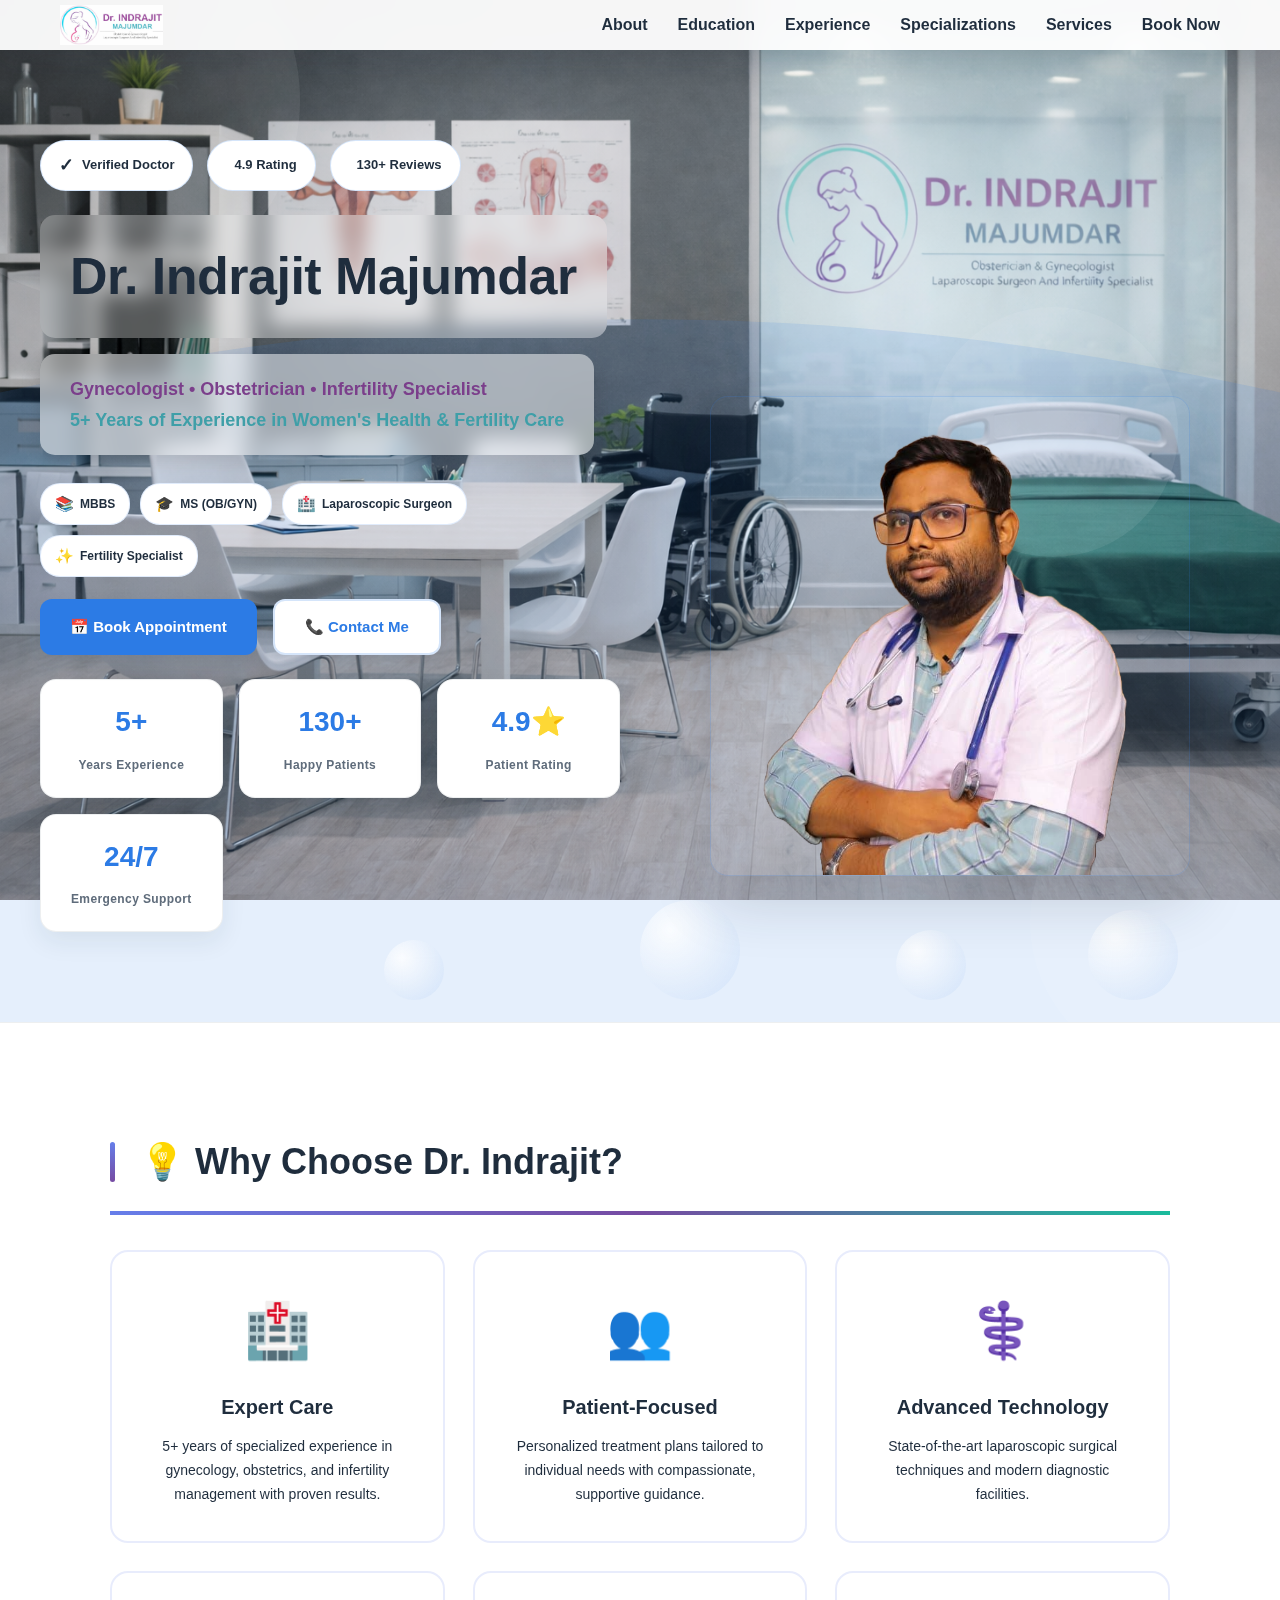
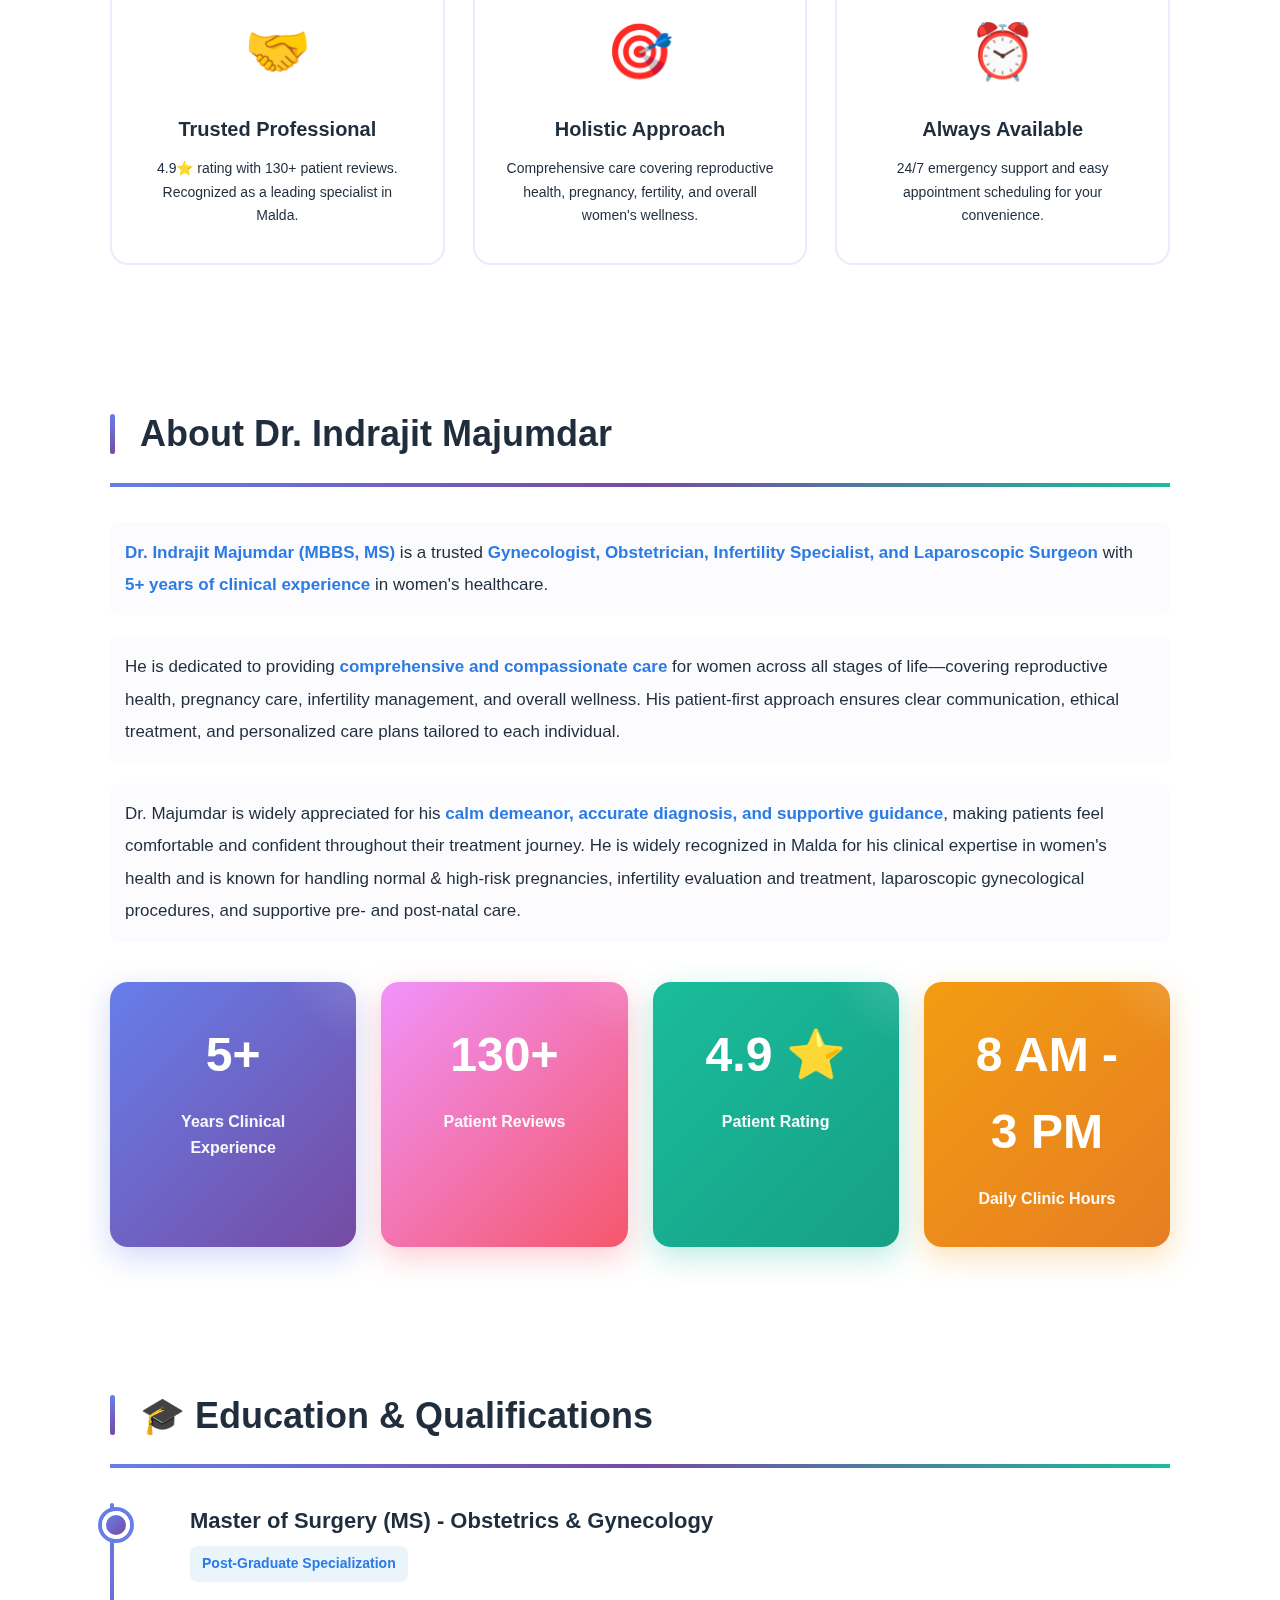
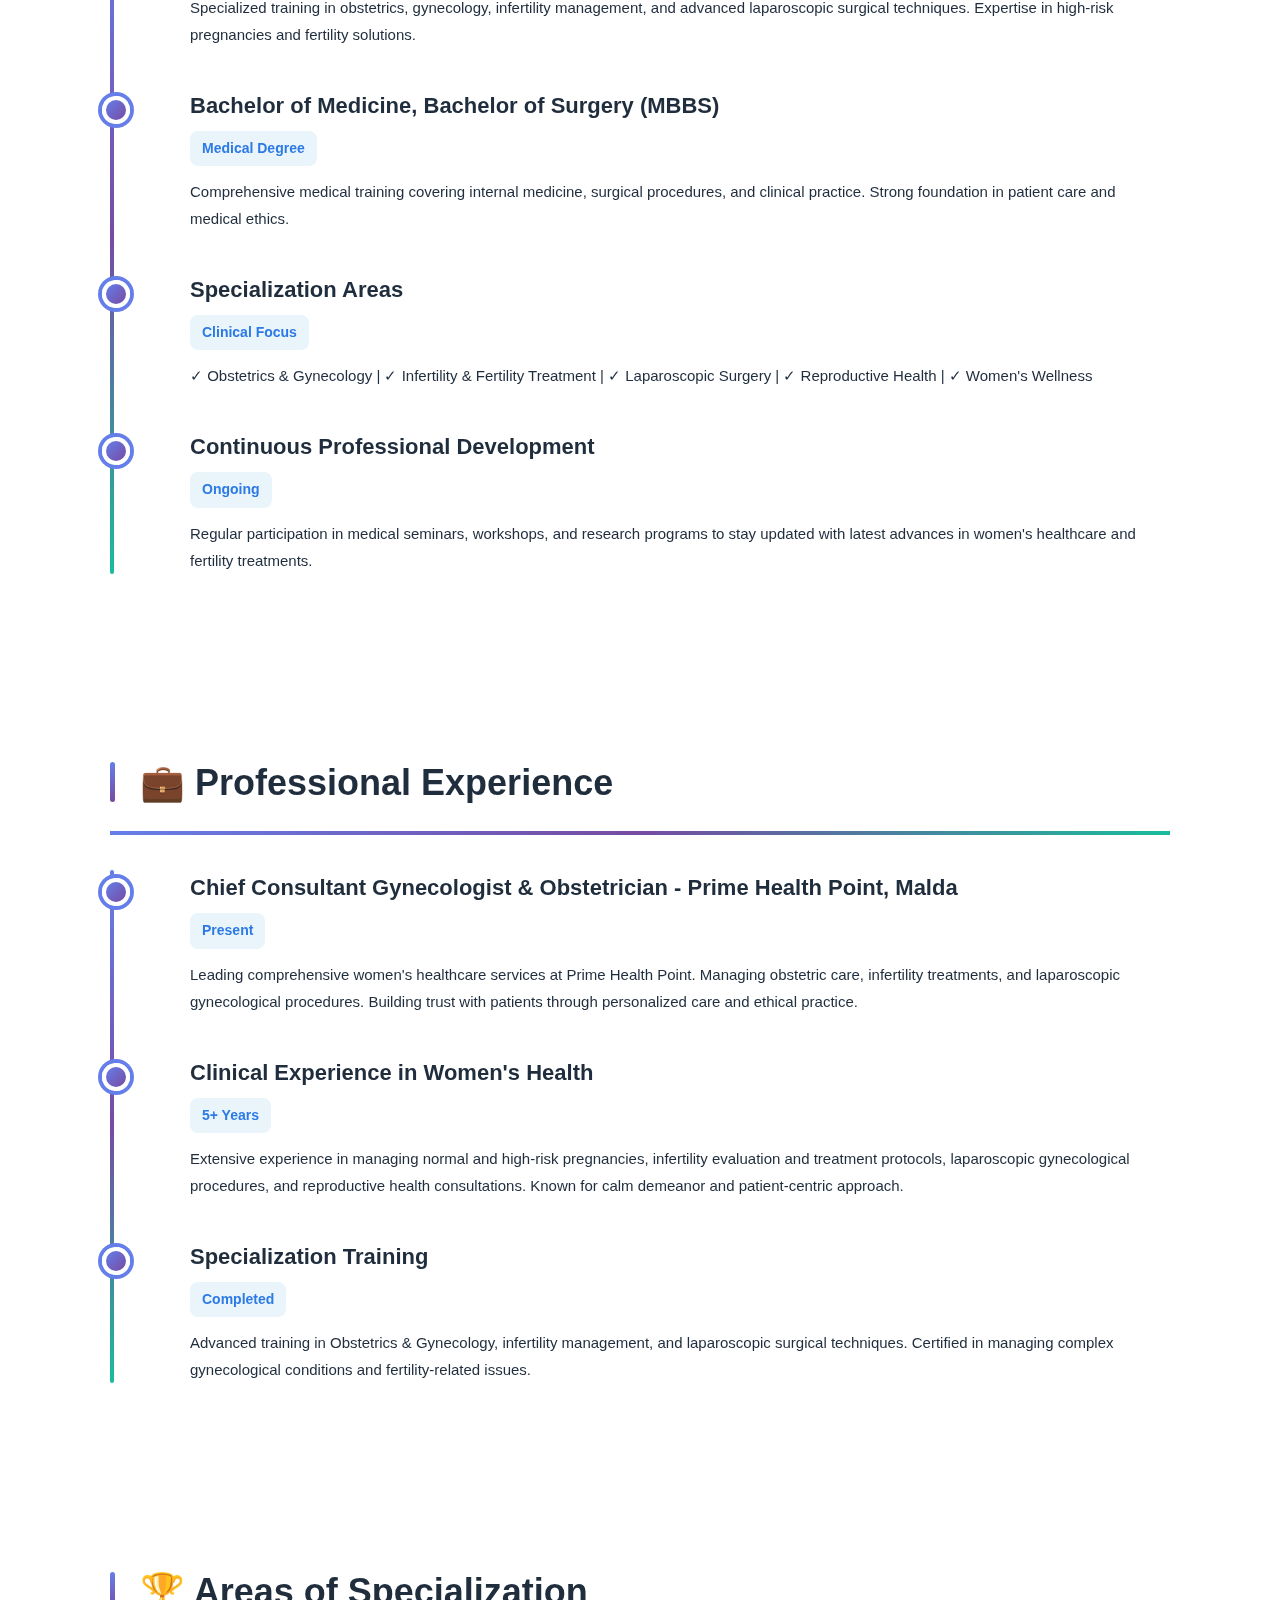
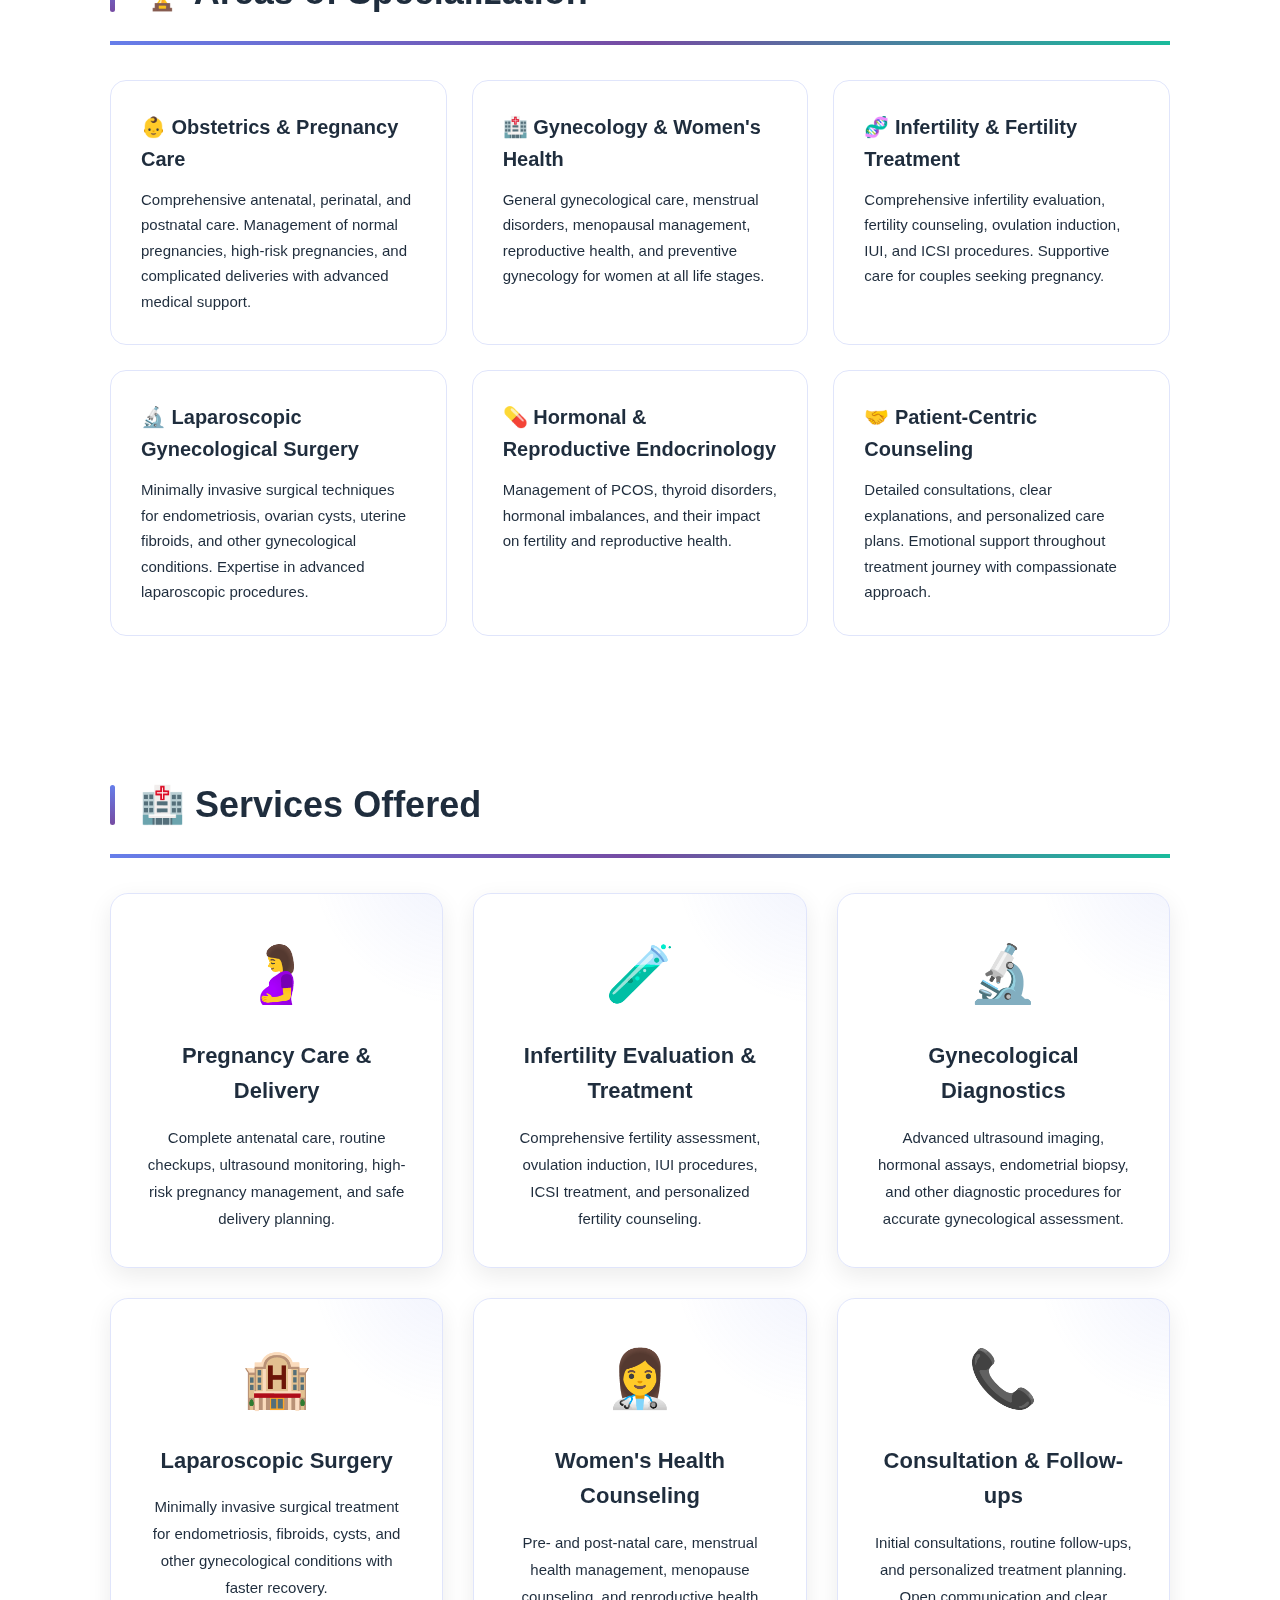
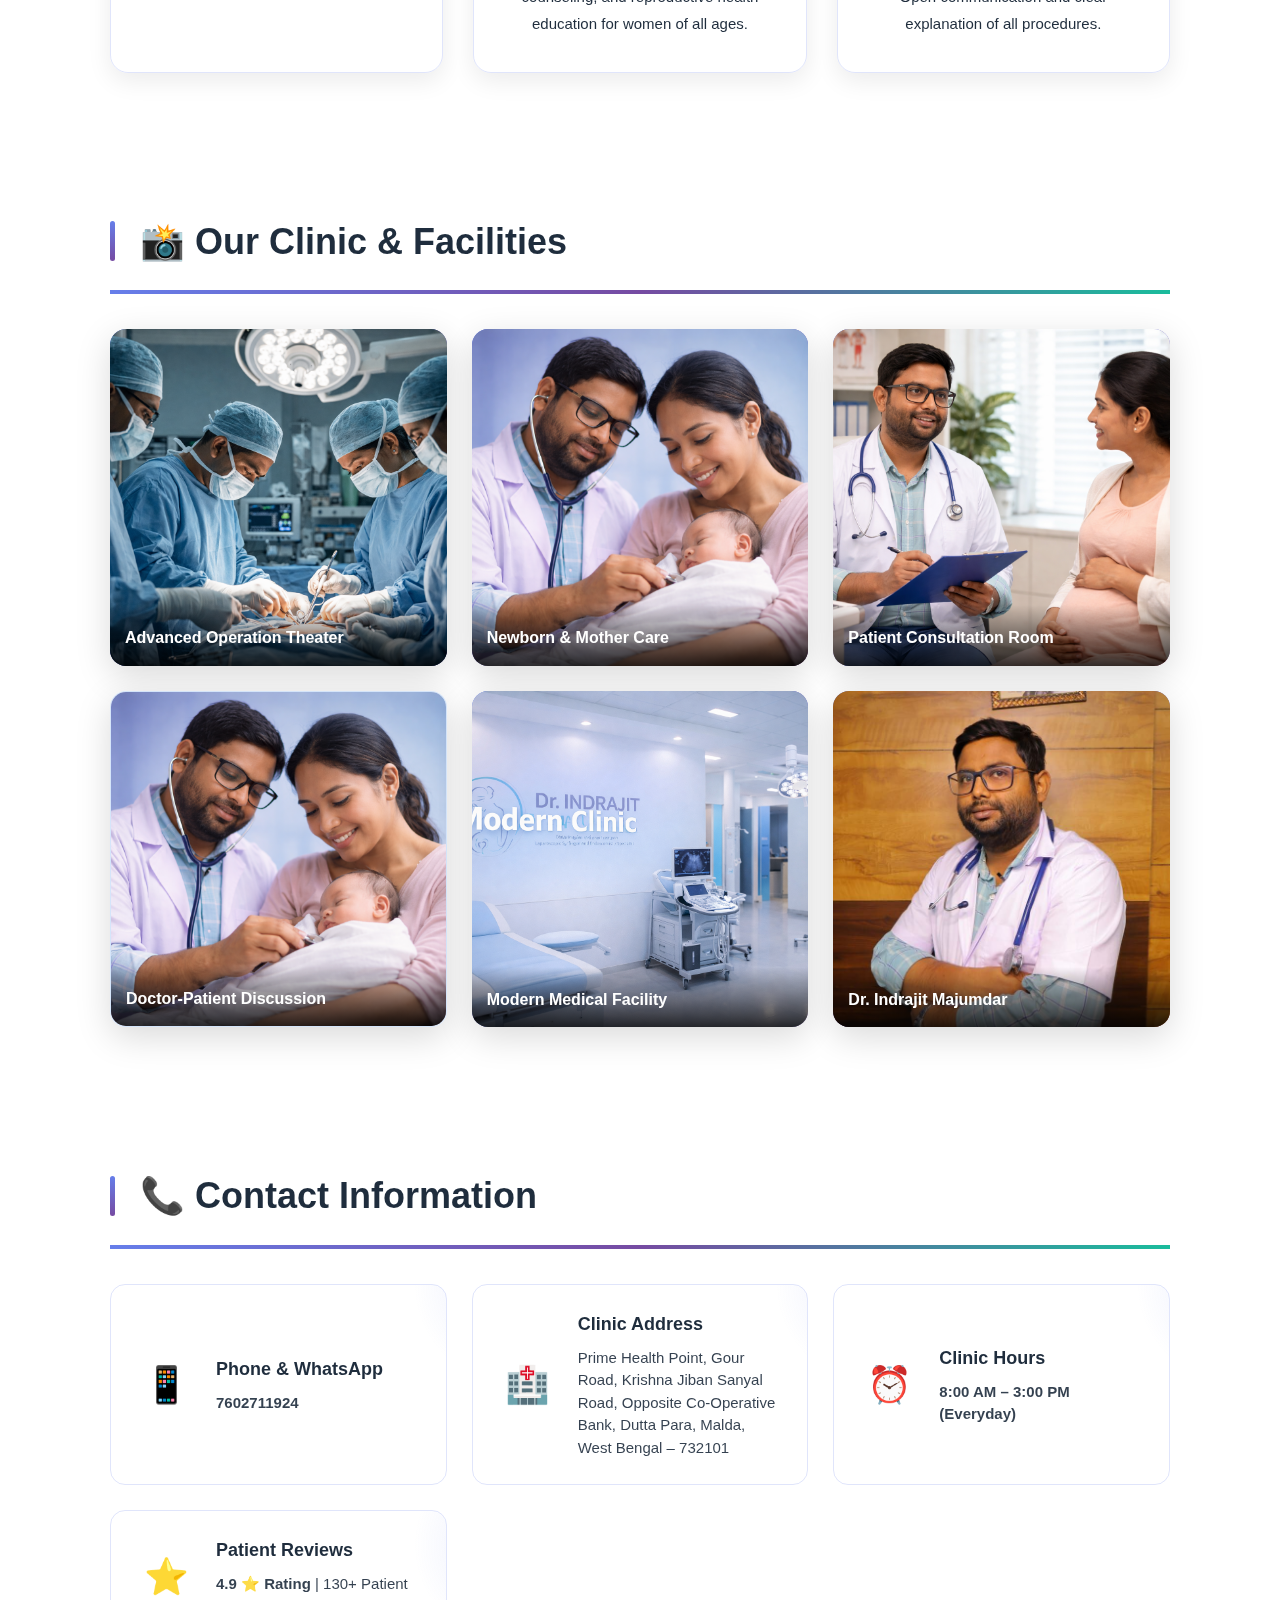
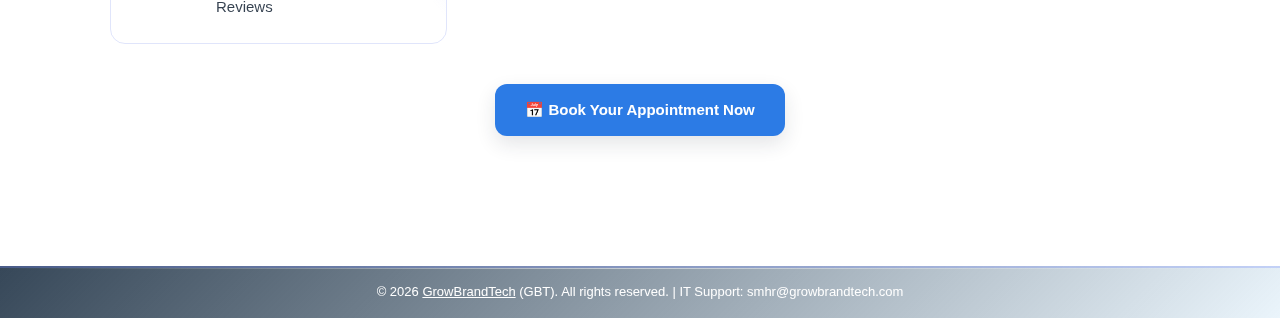
<file: Index.html>
<!DOCTYPE html>
<html lang="en">
<head>
<meta charset="UTF-8">
<meta name="viewport" content="width=device-width, initial-scale=1.0">
<title>Dr. Indrojit - Medical Professional Portfolio</title>

<style>
    :root {
        --primary-color: #1F2D3D;
        --secondary-color: #2C7BE5;
        --accent-color: #6C63FF;
        --success-color: #27AE60;
        --danger-color: #E74C3C;
        --warning-color: #F39C12;
        --light-bg: #F5F9FF;
        --card-bg: #FFFFFF;
        --text-dark: #1F2D3D;
        --text-light: #5F6C7B;
        --gradient-1: linear-gradient(135deg, #E8F2FF 0%, #F6FAFF 100%);
        --gradient-2: linear-gradient(135deg, #D9EAFF 0%, #F2F7FF 100%);
    }

    * {
        margin: 0;
        padding: 0;
        box-sizing: border-box;
    }

    /* Navigation Bar */
    .navbar {
        position: fixed;
        top: 0;
        left: 0;
        width: 100%;
        background: rgba(255, 255, 255, 0.95);
        color: var(--text-dark);
        padding: 1x 0;
        z-index: 100;
        box-shadow: 0 6px 24px rgba(31, 45, 61, 0.08);
        backdrop-filter: blur(12px);
        transition: all 0.3s ease;
    }

    .navbar:hover {
        box-shadow: 0 8px 30px rgba(31, 45, 61, 0.12);
    }

    .nav-container {
        max-width: 1200px;
        margin: 0 auto;
        padding: 0 20px;
        display: flex;
        justify-content: space-between;
        align-items: center;
    }

    .nav-logo {
        font-size: 24px;
        font-weight: 800;
        text-decoration: none;
        color: var(--text-dark);
        display: flex;
        align-items: center;
        gap: 10px;
        transition: all 0.3s ease;
    }

    .nav-logo:hover {
        color: var(--secondary-color);
    }

    .nav-menu {
        display: flex;
        list-style: none;
        gap: 30px;
        align-items: center;
    }

    .nav-menu a {
        color: var(--text-dark);
        text-decoration: none;
        font-weight: 600;
        transition: all 0.3s ease;
        position: relative;
        padding: 5px 0;
    }

    .nav-menu a:hover {
        color: var(--secondary-color);
    }

    .nav-menu a::after {
        content: '';
        position: absolute;
        bottom: 0;
        left: 0;
        width: 0;
        height: 2px;
        background: var(--secondary-color);
        transition: width 0.3s ease;
    }

    .nav-menu a:hover::after {
        width: 100%;
    }

    .nav-btn {
        background: var(--secondary-color);
        color: rgba(255, 255, 255, 0.34);
        padding: 10px 20px;
        border: none;
        border-radius: 8px;
        cursor: pointer;
        font-weight: 600;
        transition: all 0.3s ease;
        text-decoration: none;
        display: inline-block;
    }

    .nav-btn:hover {
        background: #2980B9;
        transform: translateY(-2px);
        box-shadow: 0 5px 15px rgba(52, 152, 219, 0.4);
    }

    .hamburger {
        display: none;
        flex-direction: column;
        cursor: pointer;
        gap: 5px;
    }

    .hamburger span {
        width: 25px;
        height: 3px;
        background: var(--text-dark);
        border-radius: 2px;
        transition: all 0.3s ease;
    }

    .hamburger.active span:nth-child(1) {
        transform: rotate(45deg) translate(10px, 10px);
    }

    .hamburger.active span:nth-child(2) {
        opacity: 0;
    }

    .hamburger.active span:nth-child(3) {
        transform: rotate(-45deg) translate(7px, -7px);
    }

    /* Adjust body padding to account for fixed navbar */
    body {
        padding-top: 0;
    }

    body {
        font-family: 'Segoe UI', Tahoma, Geneva, Verdana, sans-serif;
        background: transparent;
        color: var(--text-dark);
        line-height: 1.6;
        position: relative;
    }

    body::before {
        content: '';
        position: fixed;
        top: 0;
        left: 0;
        width: 100%;
        height: 100%;
        background: none;
        z-index: -1;
        pointer-events: none;
    }

    /* Floating bubbles animation */
    .bubble {
        position: fixed;
        bottom: -100px;
        background: radial-gradient(circle at 30% 30%, rgba(255,255,255,0.8), rgba(44,123,229,0.1));
        border-radius: 50%;
        pointer-events: none;
        animation: float-bubble 15s infinite ease-in;
        z-index: 0;
    }

    @keyframes float-bubble {
        0% {
            bottom: -100px;
            opacity: 0;
        }
        10% {
            opacity: 1;
        }
        90% {
            opacity: 1;
        }
        100% {
            bottom: 100vh;
            opacity: 0;
        }
    }

    .bubble:nth-child(1) {
        width: 80px;
        height: 80px;
        left: 10%;
        animation-duration: 15s;
        animation-delay: 0s;
    }

    .bubble:nth-child(2) {
        width: 60px;
        height: 60px;
        left: 30%;
        animation-duration: 18s;
        animation-delay: 2s;
    }

    .bubble:nth-child(3) {
        width: 100px;
        height: 100px;
        left: 50%;
        animation-duration: 20s;
        animation-delay: 4s;
    }

    .bubble:nth-child(4) {
        width: 70px;
        height: 70px;
        left: 70%;
        animation-duration: 17s;
        animation-delay: 1s;
    }

    .bubble:nth-child(5) {
        width: 90px;
        height: 90px;
        left: 85%;
        animation-duration: 19s;
        animation-delay: 3s;
    }

    /* Header Section */
    .header {
        background: url('img/bgPic1.png') no-repeat center center fixed;
        background-size: cover;
        color: var(--text-dark);
        padding: 140px 20px 90px 20px;
        text-align: left;
        position: relative;
        overflow: hidden;
        border-bottom: 1px solid rgba(31, 45, 61, 0.08);
        min-height: 100vh;
        display: flex;
        align-items: center;
        justify-content: center;
    }

    .header::before {
        content: '';
        position: absolute;
        top: 0;
        left: 0;
        right: 0;
        bottom: 0;
        background: url('data:image/svg+xml,<svg xmlns="http://www.w3.org/2000/svg" viewBox="0 0 1440 320"><path fill="rgba(44,123,229,0.12)" d="M0,96L48,112C96,128,192,160,288,160C384,160,480,128,576,112C672,96,768,96,864,112C960,128,1056,160,1152,160C1248,160,1344,128,1392,112L1440,96L1440,320L1392,320C1344,320,1248,320,1152,320C1056,320,960,320,864,320C768,320,672,320,576,320C480,320,384,320,288,320C192,320,96,320,48,320L0,320Z"></path></svg>') no-repeat bottom;
        background-size: cover;
        opacity: 1;
        animation: waveAnimation 4s ease-in-out infinite;
    }

    .header::after {
        content: '';
        position: absolute;
        top: -50%;
        right: -10%;
        width: 500px;
        height: 500px;
        background: radial-gradient(circle, rgba(44,123,229,0.12) 0%, transparent 70%);
        border-radius: 50%;
        animation: float 6s ease-in-out infinite;
    }

    @keyframes waveAnimation {
        0%, 100% { transform: translateY(0); }
        50% { transform: translateY(-10px); }
    }

    @keyframes float {
        0%, 100% { transform: translateY(0px) translateX(0px); }
        50% { transform: translateY(-30px) translateX(-20px); }
    }

    .header-content {
        position: relative;
        z-index: 1;
        max-width: 1200px;
        margin: 0 auto;
        width: 100%;
        display: grid;
        grid-template-columns: 1fr 1fr;
        gap: 40px;
        align-items: center;
    }

    .hero-left {
        text-align: left;
    }

    .hero-right {
        display: flex;
        justify-content: center;
        align-items: center;
    }

    /* Header decorative elements */
    .header-decorations {
        position: absolute;
        width: 100%;
        height: 100%;
        overflow: hidden;
        top: 0;
        left: 0;
    }

    .decoration {
        position: absolute;
        border-radius: 50%;
        opacity: 0.08;
    }

    .decoration-1 {
        width: 400px;
        height: 400px;
        background: white;
        top: -100px;
        left: -100px;
        animation: float 8s ease-in-out infinite;
    }

    .decoration-2 {
        width: 300px;
        height: 300px;
        background: white;
        bottom: -50px;
        right: -50px;
        animation: float 10s ease-in-out infinite reverse;
    }

    .decoration-3 {
        width: 250px;
        height: 250px;
        background: white;
        top: 30%;
        right: 8%;
        animation: float 12s ease-in-out infinite;
    }

    /* Trust badges */
    .trust-badges {
        display: flex;
        justify-content: flex-start;
        gap: 14px;
        margin-bottom: 24px;
        flex-wrap: wrap;
        animation: fadeInDown 1s ease both;
    }

    .badge {
        display: flex;
        align-items: center;
        gap: 8px;
        background: white;
        padding: 10px 18px;
        border-radius: 30px;
        border: 1px solid rgba(44, 123, 229, 0.2);
        font-size: 13px;
        font-weight: 700;
        color: var(--text-dark);
        transition: all 0.3s ease;
    }

    .badge:hover {
        background: rgba(44, 123, 229, 0.2);
        transform: translateY(-3px);
        border-color: rgba(44, 123, 229, 0.35);
        box-shadow: 0 8px 20px rgba(44, 123, 229, 0.15);
    }

    .badge-icon {
        font-size: 18px;
        display: inline-block;
    }

    /* Profile image styling */
    .profile-img {
        width: 480px;
        height: 480px;
        border-radius: 18px;
        border: 1px solid rgba(44, 123, 229, 0.18);
        margin: 0 0 -200px 0;
        box-shadow: 0 24px 60px rgba(31, 45, 61, 0.18);
        background: transparent;
        display: flex;
        align-items: center;
        justify-content: center;
        animation: scaleIn 0.8s cubic-bezier(0.34, 1.56, 0.64, 1);
        position: relative;
        overflow: hidden;
    }

    .hero-photo {
    }

    .profile-img img {
        position: relative;
        z-index: 1;
    }

    .header h1 {
        font-size: 52px;
        margin-bottom: 16px;
        animation: fadeInDown 0.8s ease 0.1s both;
        font-weight: 800;
        letter-spacing: -0.5px;
        color: var(--text-dark);
        background: rgba(255, 255, 255, 0.3);
        backdrop-filter: blur(10px);
        padding: 20px 30px;
        border-radius: 15px;
        display: inline-block;
        white-space: nowrap;
    }

    /* Credentials */
    .certifications {
        display: flex;
        justify-content: flex-start;
        gap: 10px;
        margin-bottom: 22px;
        flex-wrap: wrap;
        animation: fadeInUp 1s ease 0.2s both;
    }

    .certification {
        display: inline-flex;
        align-items: center;
        gap: 6px;
        background: white;
        padding: 8px 14px;
        border-radius: 20px;
        font-size: 12px;
        font-weight: 700;
        color: var(--text-dark);
        border: 1px solid rgba(44, 123, 229, 0.15);
        transition: all 0.3s ease;
    }

    .certification:hover {
        border-color: rgba(44, 123, 229, 0.35);
        transform: translateY(-3px);
        box-shadow: 0 8px 18px rgba(44, 123, 229, 0.15);
    }

    .certification-icon {
        font-size: 15px;
    }

    .header .subtitle {
        font-size: 18px;
        color: #2C3E50;
        margin-bottom: 28px;
        animation: fadeInUp 0.8s ease 0.3s both;
        line-height: 1.7;
        font-weight: 700;
        background: rgba(255, 255, 255, 0.5);
        padding: 20px 30px;
        border-radius: 15px;
        backdrop-filter: blur(10px);
        display: inline-block;
        box-shadow: 0 8px 20px rgba(0, 0, 0, 0.15);
    }

    /* Header stats */
    .header-stats {
        display: grid;
        grid-template-columns: repeat(auto-fit, minmax(160px, 1fr));
        gap: 16px;
        margin-top: 24px;
        animation: fadeInUp 1s ease 0.4s both;
    }

    .header-stat {
        text-align: center;
        background: white;
        padding: 20px 18px;
        border-radius: 16px;
        border: 1px solid rgba(31, 45, 61, 0.08);
        transition: all 0.3s ease;
        position: relative;
        overflow: hidden;
        box-shadow: 0 10px 25px rgba(31, 45, 61, 0.08);
    }

    .header-stat::before {
        content: '';
        position: absolute;
        top: 0;
        left: -100%;
        width: 100%;
        height: 100%;
        background: linear-gradient(90deg, transparent, rgba(255,255,255,0.2), transparent);
        transition: left 0.6s ease;
    }

    .header-stat:hover::before {
        left: 100%;
    }

    .header-stat:hover {
        transform: translateY(-6px);
        border-color: rgba(44, 123, 229, 0.25);
        box-shadow: 0 16px 35px rgba(44, 123, 229, 0.18);
    }

    .header-stat .value {
        font-size: 28px;
        font-weight: 800;
        display: block;
        margin-bottom: 6px;
        color: var(--secondary-color);
    }

    .header-stat .label {
        font-size: 12px;
        color: var(--text-light);
        font-weight: 700;
        letter-spacing: 0.4px;
    }

    .cta-buttons {
        display: flex;
        gap: 16px;
        justify-content: flex-start;
        flex-wrap: wrap;
        animation: fadeInUp 1.2s ease 0.5s both;
        margin-top: 10px;
    }

    .btn {
        padding: 14px 30px;
        border: none;
        border-radius: 12px;
        font-size: 15px;
        font-weight: 700;
        cursor: pointer;
        transition: all 0.3s ease;
        text-decoration: none;
        display: inline-flex;
        align-items: center;
        gap: 8px;
        position: relative;
        overflow: hidden;
        box-shadow: 0 8px 20px rgba(31, 45, 61, 0.12);
    }

    .btn::before {
        content: '';
        position: absolute;
        top: 50%;
        left: 50%;
        width: 0;
        height: 0;
        border-radius: 50%;
        background: rgba(255,255,255,0.3);
        transform: translate(-50%, -50%);
        transition: width 0.6s, height 0.6s;
        z-index: 0;
    }

    .btn:hover::before {
        width: 260px;
        height: 260px;
    }

    .btn-primary {
        background: var(--secondary-color);
        color: white;
        position: relative;
        z-index: 1;
    }

    .btn-primary:hover {
        transform: translateY(-4px);
        box-shadow: 0 16px 30px rgba(44, 123, 229, 0.35);
    }

    .btn-secondary {
        background: white;
        color: var(--secondary-color);
        border: 2px solid rgba(44, 123, 229, 0.2);
        position: relative;
        z-index: 1;
    }

    .btn-secondary:hover {
        border-color: rgba(44, 123, 229, 0.5);
        transform: translateY(-4px);
        box-shadow: 0 14px 26px rgba(44, 123, 229, 0.2);
    }

    @keyframes scaleIn {
        from {
            opacity: 0;
            transform: scale(0.5);
        }
        to {
            opacity: 1;
            transform: scale(1);
        }
    }

    @keyframes fadeInDown {
        from {
            opacity: 0;
            transform: translateY(-30px);
        }
        to {
            opacity: 1;
            transform: translateY(0);
        }
    }

    @keyframes fadeInUp {
        from {
            opacity: 0;
            transform: translateY(30px);
        }
        to {
            opacity: 1;
            transform: translateY(0);
        }
    }

    /* Container */
    .container {
        max-width: 1200px;
        margin: 0 auto;
        padding: 20px;
        background: transparent;
    }

    /* Section Styles */
    .section {
        background: transparent;
        margin: 40px 0;
        padding: 50px;
        border-radius: 20px;
        box-shadow: none;
        animation: fadeIn 0.8s ease;
        backdrop-filter: none;
        border: none;
        transition: all 0.3s ease;
        position: relative;
        overflow: hidden;
        background-attachment: fixed;
    }
    

    .section::before {
        content: '';
        position: absolute;
        top: 0;
        left: 0;
        width: 100%;
        height: 100%;
        background: none;
        opacity: 0;
        z-index: 0;
        pointer-events: none;
    }

    .section::after {
        content: '';
        position: absolute;
        top: 0;
        left: 0;
        right: 0;
        bottom: 0;
        background: none;
        pointer-events: none;
        z-index: 0;
    }

    .section > * {
        position: relative;
        z-index: 1;
    }

    .section:hover {
        box-shadow: 0 15px 50px rgba(0,0,0,0.15);
        transform: translateY(-3px);
    }

    /* Section specific backgrounds */
    #why-choose {
        background: transparent;
    }

    #about {
        background: transparent;
    }

    #education {
        background: transparent;
    }

    #experience {
        background: transparent;
    }

    #specializations {
        background: transparent;
    }

    #services {
        background: transparent;
    }

    #gallery {
        background: transparent;
    }

    #contact {
        background: transparent;
    }

    @keyframes fadeIn {
        from {
            opacity: 0;
            transform: translateY(30px);
        }
        to {
            opacity: 1;
            transform: translateY(0);
        }
    }

    .section-title {
        font-size: 36px;
        color: var(--primary-color);
        margin-bottom: 35px;
        display: flex;
        align-items: center;
        gap: 15px;
        padding-bottom: 20px;
        border-bottom: 4px solid transparent;
        border-image: linear-gradient(90deg, #667eea, #764ba2, #1ABC9C) 1;
        font-weight: 800;
        position: relative;
    }

    .section-title::before {
        content: '';
        display: inline-block;
        width: 5px;
        height: 40px;
        background: linear-gradient(180deg, #667eea, #764ba2);
        border-radius: 3px;
        margin-right: 10px;
    }

    /* About Section */
    .about-content {
        font-size: 17px;
        line-height: 1.9;
        color: var(--text-dark);
    }

    .about-content p {
        margin-bottom: 20px;
        transition: all 0.3s ease;
        padding: 15px;
        border-radius: 10px;
        background: rgba(102, 126, 234, 0.02);
    }

    .about-content p:hover {
        background: rgba(102, 126, 234, 0.08);
        transform: translateX(5px);
    }

    .about-content strong {
        color: var(--secondary-color);
        font-weight: 700;
    }

    /* Stats */
    .stats {
        display: grid;
        grid-template-columns: repeat(auto-fit, minmax(220px, 1fr));
        gap: 25px;
        margin-top: 40px;
    }

    .stat-card {
        background: linear-gradient(135deg, #667eea 0%, #764ba2 100%);
        color: white;
        padding: 35px;
        border-radius: 18px;
        text-align: center;
        transition: all 0.4s cubic-bezier(0.34, 1.56, 0.64, 1);
        position: relative;
        overflow: hidden;
        box-shadow: 0 10px 30px rgba(102, 126, 234, 0.3);
    }

    .stat-card::before {
        content: '';
        position: absolute;
        top: -50%;
        right: -50%;
        width: 200px;
        height: 200px;
        background: radial-gradient(circle, rgba(255,255,255,0.2) 0%, transparent 70%);
        border-radius: 50%;
        animation: pulse 3s ease-in-out infinite;
    }

    @keyframes pulse {
        0%, 100% { transform: scale(1); opacity: 0.5; }
        50% { transform: scale(1.1); opacity: 0.3; }
    }

    .stat-card:hover {
        transform: translateY(-10px) scale(1.02);
        box-shadow: 0 20px 50px rgba(102, 126, 234, 0.5);
    }

    .stat-card:nth-child(2) {
        background: linear-gradient(135deg, #f093fb 0%, #f5576c 100%);
        box-shadow: 0 10px 30px rgba(245, 87, 108, 0.3);
    }

    .stat-card:nth-child(3) {
        background: linear-gradient(135deg, #1ABC9C 0%, #16A085 100%);
        box-shadow: 0 10px 30px rgba(26, 188, 156, 0.3);
    }

    .stat-card:nth-child(4) {
        background: linear-gradient(135deg, #F39C12 0%, #E67E22 100%);
        box-shadow: 0 10px 30px rgba(243, 156, 18, 0.3);
    }

    .stat-card .number {
        font-size: 48px;
        font-weight: 900;
        margin-bottom: 15px;
        position: relative;
        z-index: 1;
    }

    .stat-card .label {
        font-size: 16px;
        opacity: 0.95;
        position: relative;
        z-index: 1;
        font-weight: 600;
    }

    /* Education & Experience */
    .timeline {
        position: relative;
        padding-left: 40px;
    }

    .timeline::before {
        content: '';
        position: absolute;
        left: 0;
        top: 0;
        bottom: 0;
        width: 4px;
        background: linear-gradient(180deg, #667eea 0%, #764ba2 50%, #1ABC9C 100%);
        border-radius: 2px;
    }

    .timeline-item {
        position: relative;
        margin-bottom: 40px;
        padding-left: 40px;
        transition: all 0.3s ease;
    }

    .timeline-item::before {
        content: '';
        position: absolute;
        left: -48px;
        top: 8px;
        width: 20px;
        height: 20px;
        border-radius: 50%;
        background: linear-gradient(135deg, #667eea, #764ba2);
        border: 4px solid white;
        box-shadow: 0 0 0 4px #667eea;
        transition: all 0.3s ease;
    }

    .timeline-item:hover::before {
        transform: scale(1.3);
        box-shadow: 0 0 0 6px #667eea, 0 0 20px rgba(102, 126, 234, 0.6);
    }

    .timeline-item h3 {
        color: var(--primary-color);
        font-size: 22px;
        margin-bottom: 8px;
        font-weight: 700;
        transition: color 0.3s ease;
    }

    .timeline-item:hover h3 {
        color: #667eea;
    }

    .timeline-item .period {
        color: var(--secondary-color);
        font-size: 14px;
        margin-bottom: 12px;
        font-weight: 600;
        background: rgba(52, 152, 219, 0.1);
        display: inline-block;
        padding: 5px 12px;
        border-radius: 8px;
    }

    .timeline-item p {
        color: var(--text-dark);
        line-height: 1.8;
        font-size: 15px;
    }

    /* Specializations */
    .specialization-grid {
        display: grid;
        grid-template-columns: repeat(auto-fit, minmax(280px, 1fr));
        gap: 25px;
    }

    .spec-card {
        background: transparent;
        padding: 30px;
        border-radius: 16px;
        border-left: 5px solid var(--secondary-color);
        transition: all 0.4s cubic-bezier(0.34, 1.56, 0.64, 1);
        position: relative;
        overflow: hidden;
        backdrop-filter: none;
        border: 1px solid rgba(102, 126, 234, 0.2);
    }

    .spec-card::before {
        content: '';
        position: absolute;
        top: 0;
        right: -100%;
        width: 100%;
        height: 100%;
        background: linear-gradient(135deg, rgba(102, 126, 234, 0.15), rgba(118, 75, 162, 0.15));
        transition: right 0.4s ease;
        z-index: -1;
    }

    .spec-card:hover {
        transform: translateX(8px) translateY(-5px);
        box-shadow: 0 12px 35px rgba(102, 126, 234, 0.25);
        border-color: var(--secondary-color);
    }

    .spec-card:hover::before {
        right: 0;
    }

    .spec-card h3 {
        color: var(--primary-color);
        font-size: 20px;
        margin-bottom: 12px;
        font-weight: 700;
        transition: color 0.3s ease;
    }

    .spec-card:hover h3 {
        color: var(--secondary-color);
    }

    .spec-card p {
        color: var(--text-dark);
        font-size: 15px;
        line-height: 1.7;
    }

    /* Services */
    .services-grid {
        display: grid;
        grid-template-columns: repeat(auto-fit, minmax(300px, 1fr));
        gap: 30px;
    }

    .service-card {
        background: transparent;
        padding: 35px;
        border-radius: 18px;
        border: 1px solid rgba(102, 126, 234, 0.2);
        transition: all 0.4s cubic-bezier(0.34, 1.56, 0.64, 1);
        text-align: center;
        backdrop-filter: none;
        position: relative;
        overflow: hidden;
        box-shadow: 0 8px 25px rgba(0,0,0,0.08);
    }

    .service-card::before {
        content: '';
        position: absolute;
        top: -50%;
        right: -50%;
        width: 300px;
        height: 300px;
        background: radial-gradient(circle, rgba(102, 126, 234, 0.1) 0%, transparent 70%);
        border-radius: 50%;
        transition: all 0.6s ease;
        z-index: 0;
    }

    .service-card:hover::before {
        top: -30%;
        right: -30%;
        width: 400px;
        height: 400px;
    }

    .service-card:hover {
        border-color: var(--secondary-color);
        transform: translateY(-12px);
        box-shadow: 0 18px 50px rgba(102, 126, 234, 0.25);
    }

    .service-icon {
        font-size: 56px;
        margin-bottom: 20px;
        display: inline-block;
        transition: all 0.4s ease;
        z-index: 1;
        position: relative;
    }

    .service-card:hover .service-icon {
        transform: scale(1.15) rotate(5deg);
    }

    .service-card h3 {
        color: var(--primary-color);
        margin-bottom: 15px;
        font-size: 22px;
        font-weight: 700;
        transition: color 0.3s ease;
        position: relative;
        z-index: 1;
    }

    .service-card:hover h3 {
        color: var(--secondary-color);
    }

    .service-card p {
        color: var(--text-dark);
        font-size: 15px;
        line-height: 1.8;
        position: relative;
        z-index: 1;
    }

    /* Contact */
    .contact-info {
        display: grid;
        grid-template-columns: repeat(auto-fit, minmax(280px, 1fr));
        gap: 25px;
        margin-bottom: 40px;
    }

    .contact-item {
        display: flex;
        align-items: center;
        gap: 20px;
        padding: 25px;
        background: transparent;
        border-radius: 15px;
        transition: all 0.4s cubic-bezier(0.34, 1.56, 0.64, 1);
        border: 1px solid rgba(102, 126, 234, 0.2);
        position: relative;
        overflow: hidden;
    }

    .contact-item::before {
        content: '';
        position: absolute;
        top: -50%;
        right: -50%;
        width: 200px;
        height: 200px;
        background: radial-gradient(circle, rgba(102, 126, 234, 0.15) 0%, transparent 70%);
        border-radius: 50%;
        transition: all 0.6s ease;
    }

    .contact-item:hover {
        background: linear-gradient(135deg, #667eea, #764ba2);
        color: white;
        transform: translateY(-8px);
        box-shadow: 0 15px 40px rgba(102, 126, 234, 0.3);
    }

    .contact-item:hover::before {
        top: -20%;
        right: -20%;
        width: 300px;
        height: 300px;
    }

    .contact-icon {
        font-size: 36px;
        min-width: 60px;
        text-align: center;
        transition: transform 0.4s ease;
        position: relative;
        z-index: 1;
    }

    .contact-item:hover .contact-icon {
        transform: scale(1.2) rotate(10deg);
    }

    .contact-details {
        position: relative;
        z-index: 1;
    }

    .contact-details h4 {
        margin-bottom: 8px;
        font-weight: 700;
        font-size: 18px;
    }

    .contact-details p {
        font-size: 15px;
        opacity: 0.9;
        line-height: 1.5;
    }

    /* Footer */
    .footer {
        background: linear-gradient(135deg, rgba(44, 62, 80, 0.95) 0%, rgba(52, 152, 219, 0.1) 100%);
        color: white;
        text-align: center;
        padding: 15px 20px 12px 20px;
        margin-top: 20px;
        backdrop-filter: blur(15px);
        border-top: 2px solid rgba(102, 126, 234, 0.3);
        position: relative;
    }

    .footer::before {
        content: '';
        position: absolute;
        top: 0;
        left: 0;
        right: 0;
        height: 1px;
        background: linear-gradient(90deg, transparent, rgba(255,255,255,0.5), transparent);
    }

    .footer p {
        margin-bottom: 5px;
        font-size: 13px;
        line-height: 1.4;
    }

    .social-links {
        display: flex;
        justify-content: center;
        gap: 18px;
        margin-top: 25px;
        flex-wrap: wrap;
    }

    .social-links a {
        width: 50px;
        height: 50px;
        background: linear-gradient(135deg, rgba(102, 126, 234, 0.3), rgba(26, 188, 156, 0.3));
        border-radius: 50%;
        display: flex;
        align-items: center;
        justify-content: center;
        text-decoration: none;
        font-size: 22px;
        transition: all 0.4s cubic-bezier(0.34, 1.56, 0.64, 1);
        border: 2px solid rgba(255,255,255,0.3);
        backdrop-filter: blur(10px);
    }

    .social-links a:hover {
        background: linear-gradient(135deg, #667eea, #764ba2);
        border-color: white;
        transform: translateY(-8px) rotate(10deg);
        box-shadow: 0 10px 30px rgba(102, 126, 234, 0.4);
    }

    /* Responsive */
    @media (max-width: 768px) {
        .nav-menu {
            display: none;
            position: absolute;
            top: 70px;
            left: 0;
            flex-direction: column;
            width: 100%;
            background: rgba(44, 62, 80, 0.98);
            text-align: center;
            gap: 0;
            padding: 20px 0;
        }

        .nav-menu.active {
            display: flex;
        }

        .nav-menu a {
            padding: 15px 20px;
            width: 100%;
        }

        .hamburger {
            display: flex;
        }

        .header {
            padding: 60px 16px 80px 16px;
        }

        .header-content {
            grid-template-columns: 1fr;
            text-align: center;
        }

        .hero-left {
            text-align: center;
        }

        .hero-right {
            order: -1;
            margin-bottom: 8px;
        }

        .trust-badges {
            justify-content: center;
        }

        .certifications {
            justify-content: center;
        }

        .cta-buttons {
            justify-content: center;
        }

        .header h1 {
            font-size: 30px;
            line-height: 1.2;
            white-space: normal;
            padding: 14px 18px;
        }

        .header .subtitle {
            font-size: 14px;
            padding: 14px 16px;
            display: block;
        }

        .profile-img {
            width: 260px;
            height: 260px;
            border-radius: 16px;
            margin: 0 auto 10px;
        }

        .trust-badges {
            gap: 10px;
        }

        .badge {
            font-size: 12px;
            padding: 8px 12px;
        }

        .certifications {
            gap: 8px;
        }

        .header-stats {
            grid-template-columns: repeat(2, 1fr);
            gap: 12px;
        }

        .header-stat {
            padding: 14px 12px;
        }

        .cta-buttons {
            gap: 12px;
        }

        .btn {
            padding: 14px 25px;
            font-size: 15px;
        }

        .section {
            padding: 30px 20px;
            margin: 25px 0;
        }

        .section-title {
            font-size: 28px;
            margin-bottom: 25px;
        }

        .services-grid {
            grid-template-columns: 1fr;
        }

        .specialization-grid {
            grid-template-columns: 1fr;
        }

        .stats {
            grid-template-columns: repeat(2, 1fr);
        }

        .contact-info {
            grid-template-columns: 1fr;
        }
    }

    /* Additional animations */
    @keyframes slideInLeft {
        from {
            opacity: 0;
            transform: translateX(-50px);
        }
        to {
            opacity: 1;
            transform: translateX(0);
        }
    }

    @keyframes slideInRight {
        from {
            opacity: 0;
            transform: translateX(50px);
        }
        to {
            opacity: 1;
            transform: translateX(0);
        }
    }

    @keyframes bounce {
        0%, 100% { transform: translateY(0); }
        50% { transform: translateY(-10px); }
    }

    @keyframes glow {
        0%, 100% { box-shadow: 0 0 5px rgba(102, 126, 234, 0.3); }
        50% { box-shadow: 0 0 20px rgba(102, 126, 234, 0.6); }
    }

    .section-title::after {
        content: '';
        display: block;
        width: 0;
        height: 3px;
        background: linear-gradient(90deg, #667eea, #764ba2);
        animation: expandWidth 0.8s ease forwards;
    }

    @keyframes expandWidth {
        from { width: 0; }
        to { width: 60px; }
    }

    /* Why Choose Section */
    .why-choose-grid {
        display: grid;
        grid-template-columns: repeat(auto-fit, minmax(260px, 1fr));
        gap: 28px;
        margin-top: 30px;
    }

    .why-choose-card {
        background: transparent;
        padding: 35px 30px;
        border-radius: 18px;
        border: 2px solid rgba(102, 126, 234, 0.15);
        text-align: center;
        transition: all 0.4s cubic-bezier(0.34, 1.56, 0.64, 1);
        position: relative;
        overflow: hidden;
    }

    .why-choose-card::before {
        content: '';
        position: absolute;
        top: -50%;
        left: -50%;
        width: 200%;
        height: 200%;
        background: none;
        transition: all 0.6s ease;
        z-index: 0;
    }

    .why-choose-card:hover {
        background: transparent;
        transform: translateY(-10px);
        box-shadow: none;
        border-color: rgba(102, 126, 234, 0.3);
    }

    .why-choose-card:hover::before {
        top: -25%;
        left: -25%;
    }

    .why-choose-icon {
        font-size: 54px;
        margin-bottom: 18px;
        display: inline-block;
        transition: all 0.4s ease;
        position: relative;
        z-index: 1;
    }

    .why-choose-card:hover .why-choose-icon {
        transform: scale(1.15) rotate(10deg);
    }

    .why-choose-card h3 {
        color: var(--primary-color);
        font-size: 20px;
        margin-bottom: 12px;
        font-weight: 700;
        position: relative;
        z-index: 1;
        transition: color 0.3s ease;
    }

    .why-choose-card:hover h3 {
        color: var(--secondary-color);
    }

    .why-choose-card p {
        color: var(--text-dark);
        font-size: 14px;
        line-height: 1.7;
        position: relative;
        z-index: 1;
    }

    /* Gallery Section */
    .gallery-grid {
        display: grid;
        grid-template-columns: repeat(auto-fit, minmax(280px, 1fr));
        gap: 25px;
        margin-top: 35px;
    }

    .gallery-item {
        position: relative;
        overflow: hidden;
        border-radius: 16px;
        box-shadow: 0 10px 35px rgba(0, 0, 0, 0.15);
        transition: all 0.4s cubic-bezier(0.34, 1.56, 0.64, 1);
        aspect-ratio: 1;
        background: linear-gradient(135deg, #667eea 0%, #764ba2 100%);
    }

    .gallery-item.transparent-card {
        background: rgba(255, 255, 255, 0.6);
        border: 1px solid rgba(44, 123, 229, 0.2);
        backdrop-filter: blur(8px);
    }

    .gallery-item img {
        width: 100%;
        height: 100%;
        object-fit: cover;
        transition: all 0.4s ease;
    }

    .gallery-item:hover {
        transform: translateY(-12px);
        box-shadow: 0 25px 60px rgba(102, 126, 234, 0.3);
    }

    .gallery-item:hover img {
        transform: scale(1.08);
        filter: brightness(1.1);
    }

    .gallery-overlay {
        position: absolute;
        top: 0;
        left: 0;
        right: 0;
        bottom: 0;
        background: linear-gradient(135deg, rgba(102, 126, 234, 0.7), rgba(26, 188, 156, 0.7));
        display: flex;
        align-items: center;
        justify-content: center;
        opacity: 0;
        transition: all 0.4s ease;
    }

    .gallery-item:hover .gallery-overlay {
        opacity: 1;
    }

    .gallery-overlay-text {
        color: white;
        text-align: center;
        font-weight: 700;
        font-size: 18px;
    }

    .gallery-label {
        position: absolute;
        bottom: 0;
        left: 0;
        right: 0;
        background: linear-gradient(180deg, transparent, rgba(0, 0, 0, 0.8));
        padding: 20px 15px 15px;
        color: white;
        font-weight: 600;
        font-size: 16px;
        transition: all 0.3s ease;
    }

    .gallery-item:hover .gallery-label {
        background: linear-gradient(180deg, transparent, rgba(0, 0, 0, 0.95));
    }

    /* Enhanced navbar logo animation */
    .nav-logo {
        animation: slideInLeft 0.5s ease;
    }

    .nav-menu a {
        animation: slideInRight 0.5s ease backwards;
    }

    .nav-menu a:nth-child(1) { animation-delay: 0.1s; }
    .nav-menu a:nth-child(2) { animation-delay: 0.2s; }
    .nav-menu a:nth-child(3) { animation-delay: 0.3s; }
    .nav-menu a:nth-child(4) { animation-delay: 0.4s; }
    .nav-menu a:nth-child(5) { animation-delay: 0.5s; }
</style>
</head>

<body>

<!-- Navigation Bar -->
<nav class="navbar">
    <div class="nav-container">
        <a href="Index.html" class="nav-logo"><img src="img/logo.png" alt="Logo" style="height: 50px; padding: 5px 0;"></a>
        <ul class="nav-menu" id="navMenu">
            <li><a href="#about" class="nav-link">About</a></li>
            <li><a href="#education" class="nav-link">Education</a></li>
            <li><a href="#experience" class="nav-link">Experience</a></li>
            <li><a href="#specializations" class="nav-link">Specializations</a></li>
            <li><a href="#services" class="nav-link">Services</a></li>
            <li><a href="appointment-booking.html" class="nav-link">Book Now</a></li>
        </ul>
        <div class="hamburger" id="hamburger">
            <span></span>
            <span></span>
            <span></span>
        </div>
    </div>
</nav>

<!-- Floating Bubbles -->
<div class="bubble"></div>
<div class="bubble"></div>
<div class="bubble"></div>
<div class="bubble"></div>
<div class="bubble"></div>

<!-- Header -->
<div class="header">
    <!-- Decorative elements -->
    <div class="header-decorations">
        <div class="decoration decoration-1"></div>
        <div class="decoration decoration-2"></div>
        <div class="decoration decoration-3"></div>
    </div>

    <div class="header-content">
        <div class="hero-left">
            <!-- Trust Badges -->
            <div class="trust-badges">
                <div class="badge">
                    <span class="badge-icon">✓</span>
                    <span>Verified Doctor</span>
                </div>
                <div class="badge">
                    <span class="badge-icon"></span>
                    <span>4.9 Rating</span>
                </div>
                <div class="badge">
                    <span class="badge-icon"></span>
                    <span>130+ Reviews</span>
                </div>
            </div>

            <h1>Dr. Indrajit Majumdar</h1>

            <p class="subtitle"><span style="color: #7B3F8B;">Gynecologist • Obstetrician • Infertility Specialist</span><br><strong style="color: #3F9FA8;">5+ Years of Experience in Women's Health & Fertility Care</strong></p>

            <!-- Professional Credentials -->
            <div class="certifications">
                <span class="certification">
                    <span class="certification-icon">📚</span>
                    <span>MBBS</span>
                </span>
                <span class="certification">
                    <span class="certification-icon">🎓</span>
                    <span>MS (OB/GYN)</span>
                </span>
                <span class="certification">
                    <span class="certification-icon">🏥</span>
                    <span>Laparoscopic Surgeon</span>
                </span>
                <span class="certification">
                    <span class="certification-icon">✨</span>
                    <span>Fertility Specialist</span>
                </span>
            </div>

            <!-- Call-to-Action Buttons -->
            <div class="cta-buttons">
                <a href="appointment-booking.html" class="btn btn-primary">📅 Book Appointment</a>
                <a href="#contact" class="btn btn-secondary">📞 Contact Me</a>
            </div>

            <!-- Header Statistics -->
            <div class="header-stats">
                <div class="header-stat">
                    <span class="value">5+</span>
                    <span class="label">Years Experience</span>
                </div>
                <div class="header-stat">
                    <span class="value">130+</span>
                    <span class="label">Happy Patients</span>
                </div>
                <div class="header-stat">
                    <span class="value">4.9⭐</span>
                    <span class="label">Patient Rating</span>
                </div>
                <div class="header-stat">
                    <span class="value">24/7</span>
                    <span class="label">Emergency Support</span>
                </div>
            </div>
        </div>

        <div class="hero-right">
            <div class="profile-img">
                <img src="img/bgRemoveDrPic.png" alt="Dr. Indrojit" class="hero-photo" style="width: 100%; height: 100%; object-fit: cover; border-radius: 18px;">
            </div>
        </div>
    </div>
</div>

<!-- Main Container -->
<div class="container">

    <!-- Why Choose Section -->
    <section class="section" id="why-choose">
        <h2 class="section-title">💡 Why Choose Dr. Indrajit?</h2>
        <div class="why-choose-grid">
            <div class="why-choose-card">
                <div class="why-choose-icon">🏥</div>
                <h3>Expert Care</h3>
                <p>5+ years of specialized experience in gynecology, obstetrics, and infertility management with proven results.</p>
            </div>
            <div class="why-choose-card">
                <div class="why-choose-icon">👥</div>
                <h3>Patient-Focused</h3>
                <p>Personalized treatment plans tailored to individual needs with compassionate, supportive guidance.</p>
            </div>
            <div class="why-choose-card">
                <div class="why-choose-icon">⚕️</div>
                <h3>Advanced Technology</h3>
                <p>State-of-the-art laparoscopic surgical techniques and modern diagnostic facilities.</p>
            </div>
            <div class="why-choose-card">
                <div class="why-choose-icon">🤝</div>
                <h3>Trusted Professional</h3>
                <p>4.9⭐ rating with 130+ patient reviews. Recognized as a leading specialist in Malda.</p>
            </div>
            <div class="why-choose-card">
                <div class="why-choose-icon">🎯</div>
                <h3>Holistic Approach</h3>
                <p>Comprehensive care covering reproductive health, pregnancy, fertility, and overall women's wellness.</p>
            </div>
            <div class="why-choose-card">
                <div class="why-choose-icon">⏰</div>
                <h3>Always Available</h3>
                <p>24/7 emergency support and easy appointment scheduling for your convenience.</p>
            </div>
        </div>
    </section>

    <!-- About Section -->
    <section class="section" id="about">
        <h2 class="section-title"> About Dr. Indrajit Majumdar</h2>
        <div class="about-content">
            <p>
                <strong>Dr. Indrajit Majumdar (MBBS, MS)</strong> is a trusted <strong>Gynecologist, Obstetrician, Infertility Specialist, and Laparoscopic Surgeon</strong> with <strong>5+ years of clinical experience</strong> in women's healthcare.
            </p>
            <p>
                He is dedicated to providing <strong>comprehensive and compassionate care</strong> for women across all stages of life—covering reproductive health, pregnancy care, infertility management, and overall wellness. His patient-first approach ensures clear communication, ethical treatment, and personalized care plans tailored to each individual.
            </p>
            <p>
                Dr. Majumdar is widely appreciated for his <strong>calm demeanor, accurate diagnosis, and supportive guidance</strong>, making patients feel comfortable and confident throughout their treatment journey. He is widely recognized in Malda for his clinical expertise in women's health and is known for handling normal & high-risk pregnancies, infertility evaluation and treatment, laparoscopic gynecological procedures, and supportive pre- and post-natal care.
            </p>
        </div>

        <div class="stats">
            <div class="stat-card">
                <div class="number">5+</div>
                <div class="label">Years Clinical Experience</div>
            </div>
            <div class="stat-card">
                <div class="number">130+</div>
                <div class="label">Patient Reviews</div>
            </div>
            <div class="stat-card">
                <div class="number">4.9 ⭐</div>
                <div class="label">Patient Rating</div>
            </div>
            <div class="stat-card">
                <div class="number">8 AM - 3 PM</div>
                <div class="label">Daily Clinic Hours</div>
            </div>
        </div>
    </section>

    <!-- Education Section -->
    <section class="section" id="education">
        <h2 class="section-title">🎓 Education & Qualifications</h2>
        <div class="timeline">
            <div class="timeline-item">
                <h3>Master of Surgery (MS) - Obstetrics & Gynecology</h3>
                <p class="period">Post-Graduate Specialization</p>
                <p>Specialized training in obstetrics, gynecology, infertility management, and advanced laparoscopic surgical techniques. Expertise in high-risk pregnancies and fertility solutions.</p>
            </div>
            <div class="timeline-item">
                <h3>Bachelor of Medicine, Bachelor of Surgery (MBBS)</h3>
                <p class="period">Medical Degree</p>
                <p>Comprehensive medical training covering internal medicine, surgical procedures, and clinical practice. Strong foundation in patient care and medical ethics.</p>
            </div>
            <div class="timeline-item">
                <h3>Specialization Areas</h3>
                <p class="period">Clinical Focus</p>
                <p>✓ Obstetrics & Gynecology | ✓ Infertility & Fertility Treatment | ✓ Laparoscopic Surgery | ✓ Reproductive Health | ✓ Women's Wellness</p>
            </div>
            <div class="timeline-item">
                <h3>Continuous Professional Development</h3>
                <p class="period">Ongoing</p>
                <p>Regular participation in medical seminars, workshops, and research programs to stay updated with latest advances in women's healthcare and fertility treatments.</p>
            </div>
        </div>
    </section>

    <!-- Experience Section -->
    <section class="section" id="experience">
        <h2 class="section-title">💼 Professional Experience</h2>
        <div class="timeline">
            <div class="timeline-item">
                <h3>Chief Consultant Gynecologist & Obstetrician - Prime Health Point, Malda</h3>
                <p class="period">Present</p>
                <p>Leading comprehensive women's healthcare services at Prime Health Point. Managing obstetric care, infertility treatments, and laparoscopic gynecological procedures. Building trust with patients through personalized care and ethical practice.</p>
            </div>
            <div class="timeline-item">
                <h3>Clinical Experience in Women's Health</h3>
                <p class="period">5+ Years</p>
                <p>Extensive experience in managing normal and high-risk pregnancies, infertility evaluation and treatment protocols, laparoscopic gynecological procedures, and reproductive health consultations. Known for calm demeanor and patient-centric approach.</p>
            </div>
            <div class="timeline-item">
                <h3>Specialization Training</h3>
                <p class="period">Completed</p>
                <p>Advanced training in Obstetrics & Gynecology, infertility management, and laparoscopic surgical techniques. Certified in managing complex gynecological conditions and fertility-related issues.</p>
            </div>
        </div>
    </section>

    <!-- Specializations -->
    <section class="section" id="specializations">
        <h2 class="section-title">🏆 Areas of Specialization</h2>
        <div class="specialization-grid">
            <div class="spec-card">
                <h3>👶 Obstetrics & Pregnancy Care</h3>
                <p>Comprehensive antenatal, perinatal, and postnatal care. Management of normal pregnancies, high-risk pregnancies, and complicated deliveries with advanced medical support.</p>
            </div>
            <div class="spec-card">
                <h3>🏥 Gynecology & Women's Health</h3>
                <p>General gynecological care, menstrual disorders, menopausal management, reproductive health, and preventive gynecology for women at all life stages.</p>
            </div>
            <div class="spec-card">
                <h3>🧬 Infertility & Fertility Treatment</h3>
                <p>Comprehensive infertility evaluation, fertility counseling, ovulation induction, IUI, and ICSI procedures. Supportive care for couples seeking pregnancy.</p>
            </div>
            <div class="spec-card">
                <h3>🔬 Laparoscopic Gynecological Surgery</h3>
                <p>Minimally invasive surgical techniques for endometriosis, ovarian cysts, uterine fibroids, and other gynecological conditions. Expertise in advanced laparoscopic procedures.</p>
            </div>
            <div class="spec-card">
                <h3>💊 Hormonal & Reproductive Endocrinology</h3>
                <p>Management of PCOS, thyroid disorders, hormonal imbalances, and their impact on fertility and reproductive health.</p>
            </div>
            <div class="spec-card">
                <h3>🤝 Patient-Centric Counseling</h3>
                <p>Detailed consultations, clear explanations, and personalized care plans. Emotional support throughout treatment journey with compassionate approach.</p>
            </div>
        </div>
    </section>

    <!-- Services -->
    <section class="section" id="services">
        <h2 class="section-title">🏥 Services Offered</h2>
        <div class="services-grid">
            <div class="service-card">
                <div class="service-icon">🤰</div>
                <h3>Pregnancy Care & Delivery</h3>
                <p>Complete antenatal care, routine checkups, ultrasound monitoring, high-risk pregnancy management, and safe delivery planning.</p>
            </div>
            <div class="service-card">
                <div class="service-icon">🧪</div>
                <h3>Infertility Evaluation & Treatment</h3>
                <p>Comprehensive fertility assessment, ovulation induction, IUI procedures, ICSI treatment, and personalized fertility counseling.</p>
            </div>
            <div class="service-card">
                <div class="service-icon">🔬</div>
                <h3>Gynecological Diagnostics</h3>
                <p>Advanced ultrasound imaging, hormonal assays, endometrial biopsy, and other diagnostic procedures for accurate gynecological assessment.</p>
            </div>
            <div class="service-card">
                <div class="service-icon">🏨</div>
                <h3>Laparoscopic Surgery</h3>
                <p>Minimally invasive surgical treatment for endometriosis, fibroids, cysts, and other gynecological conditions with faster recovery.</p>
            </div>
            <div class="service-card">
                <div class="service-icon">👩‍⚕️</div>
                <h3>Women's Health Counseling</h3>
                <p>Pre- and post-natal care, menstrual health management, menopause counseling, and reproductive health education for women of all ages.</p>
            </div>
            <div class="service-card">
                <div class="service-icon">📞</div>
                <h3>Consultation & Follow-ups</h3>
                <p>Initial consultations, routine follow-ups, and personalized treatment planning. Open communication and clear explanation of all procedures.</p>
            </div>
        </div>
    </section>

    <!-- Gallery Section -->
    <section class="section" id="gallery">
        <h2 class="section-title">📸 Our Clinic & Facilities</h2>
        <div class="gallery-grid">
            <div class="gallery-item">
                <img src="img/OperationTheatorPicture.png" alt="Operation Theater">
                <div class="gallery-overlay">
                    <div class="gallery-overlay-text">Surgical Suite</div>
                </div>
                <div class="gallery-label">Advanced Operation Theater</div>
            </div>
            <div class="gallery-item">
                <img src="img/doctorPecConver.png" alt="Dr. Indrajit holding a newborn baby in a clinical setting, representing compassionate maternal and newborn care at Prime Health Point clinic">
                <div class="gallery-overlay">
                    <div class="gallery-overlay-text">Maternal Care</div>
                </div>
                <div class="gallery-label">Newborn & Mother Care</div>
            </div>
            <div class="gallery-item">
                <img src="img/doctorPecConversetion.png" alt="Doctor Consultation">
                <div class="gallery-overlay">
                    <div class="gallery-overlay-text">Consultation</div>
                </div>
                <div class="gallery-label">Patient Consultation Room</div>
            </div>
            <div class="gallery-item transparent-card">
                <img src="img/doctorPecConver.png" alt="Doctor Patient Discussion">
                <div class="gallery-overlay">
                    <div class="gallery-overlay-text">Patient Care</div>
                </div>
                <div class="gallery-label">Doctor-Patient Discussion</div>
            </div>
            <div class="gallery-item">
                <img src="img/ModernMedicalFacility.png" alt="Clinic Facility">
                <div class="gallery-overlay">
                    <div class="gallery-overlay-text">Modern Clinic</div>
                </div>
                <div class="gallery-label">Modern Medical Facility</div>
            </div>
            <div class="gallery-item">
                <img src="img/drIndrojitProfilePhoto.jpg" alt="Dr. Indrajit Portrait">
                <div class="gallery-overlay">
                    <div class="gallery-overlay-text">Our Doctor</div>
                </div>
                <div class="gallery-label">Dr. Indrajit Majumdar</div>
            </div>
        </div>
    </section>

    <!-- Contact Section -->
    <section class="section" id="contact">
        <h2 class="section-title">📞 Contact Information</h2>
        <div class="contact-info">
            <div class="contact-item">
                <div class="contact-icon">📱</div>
                <div class="contact-details">
                    <h4>Phone & WhatsApp</h4>
                    <p><a href="tel:7602711924" style="color: inherit; text-decoration: none;"><strong>7602711924</strong></a></p>
                </div>
            </div>
            <div class="contact-item">
                <div class="contact-icon">🏥</div>
                <div class="contact-details">
                    <h4>Clinic Address</h4>
                    <p>Prime Health Point, Gour Road, Krishna Jiban Sanyal Road, Opposite Co-Operative Bank, Dutta Para, Malda, West Bengal – 732101</p>
                </div>
            </div>
            <div class="contact-item">
                <div class="contact-icon">⏰</div>
                <div class="contact-details">
                    <h4>Clinic Hours</h4>
                    <p><strong>8:00 AM – 3:00 PM (Everyday)</strong></p>
                </div>
            </div>
            <div class="contact-item">
                <div class="contact-icon">⭐</div>
                <div class="contact-details">
                    <h4>Patient Reviews</h4>
                    <p><strong>4.9 ⭐ Rating</strong> | 130+ Patient Reviews</p>
                </div>
            </div>
        </div>

        <div style="text-align: center; margin-top: 40px;">
            <a href="appointment-booking.html" class="btn btn-primary" style="display: inline-flex;">
                📅 Book Your Appointment Now
            </a>
        </div>
    </section>

</div>

<!--Footer -->
<div class="footer">
    <p>&copy;  2026 <a href="https://www.growbrandtech.com/" target="_blank" rel="noopener noreferrer" style="color: inherit; text-decoration: underline;">GrowBrandTech</a> (GBT). All rights reserved. | IT Support: smhr@growbrandtech.com
 </p>
   <!--  <p> Made with ❤️ by Snehasish</p>
    
    <div style="margin-top: 20px; font-size: 14px; opacity: 0.9;">
        <p style="margin-bottom: 10px;"><strong>📍 Verified Listings:</strong></p>
        <p style="margin: 8px 0;">
            <a href="https://www.justdial.com/Malda/Dr-Indrajit-MajumdarS-Pregnancy-Women-Fertility-Care-Opposite-Of-Cooperative-Bank-Dutta-Para/9999P3512-3512-250508155658-M9M6_BZDET" target="_blank" style="color: white; text-decoration: underline;">View on JustDial →</a>
        </p>
        <p style="margin: 8px 0;">
            <a href="https://gynecologistnearme.in/city/malda/dr-indrajit-majumdar-pregnancy-women-fertility-care-malda-laparoscopic-surgeon/" target="_blank" style="color: white; text-decoration: underline;">View on GynecologistNearMe →</a>
        </p>
    </div>
    
    <div class="social-links">
        <a href="#" title="Facebook">📘</a>
        <a href="#" title="WhatsApp">💬</a>
        <a href="#" title="Phone">📱</a>
        <a href="#" title="Email">✉️</a>
    </div>-->
</div>

<script>
// Mobile Menu Toggle
const hamburger = document.getElementById('hamburger');
const navMenu = document.getElementById('navMenu');
const navLinks = document.querySelectorAll('.nav-link');

hamburger.addEventListener('click', () => {
    hamburger.classList.toggle('active');
    navMenu.classList.toggle('active');
});

// Close mobile menu when a link is clicked
navLinks.forEach(link => {
    link.addEventListener('click', () => {
        hamburger.classList.remove('active');
        navMenu.classList.remove('active');
    });
});

// Auto-hide/show navbar on scroll
let lastScrollTop = 0;
const navbar = document.querySelector('.navbar');

window.addEventListener('scroll', () => {
    let scrollTop = window.pageYOffset || document.documentElement.scrollTop;
    
    if (scrollTop > lastScrollTop && scrollTop > 100) {
        // Scrolling down
        navbar.style.transform = 'translateY(-100%)';
    } else {
        // Scrolling up
        navbar.style.transform = 'translateY(0)';
    }
    
    lastScrollTop = scrollTop;
});

// Smooth scrolling for anchor links
document.querySelectorAll('a[href^="#"]').forEach(anchor => {
    anchor.addEventListener('click', function (e) {
        e.preventDefault();
        const target = document.querySelector(this.getAttribute('href'));
        if (target) {
            target.scrollIntoView({
                behavior: 'smooth',
                block: 'start'
            });
        }
    });
});
</script>

</body>
</html>
</file>
